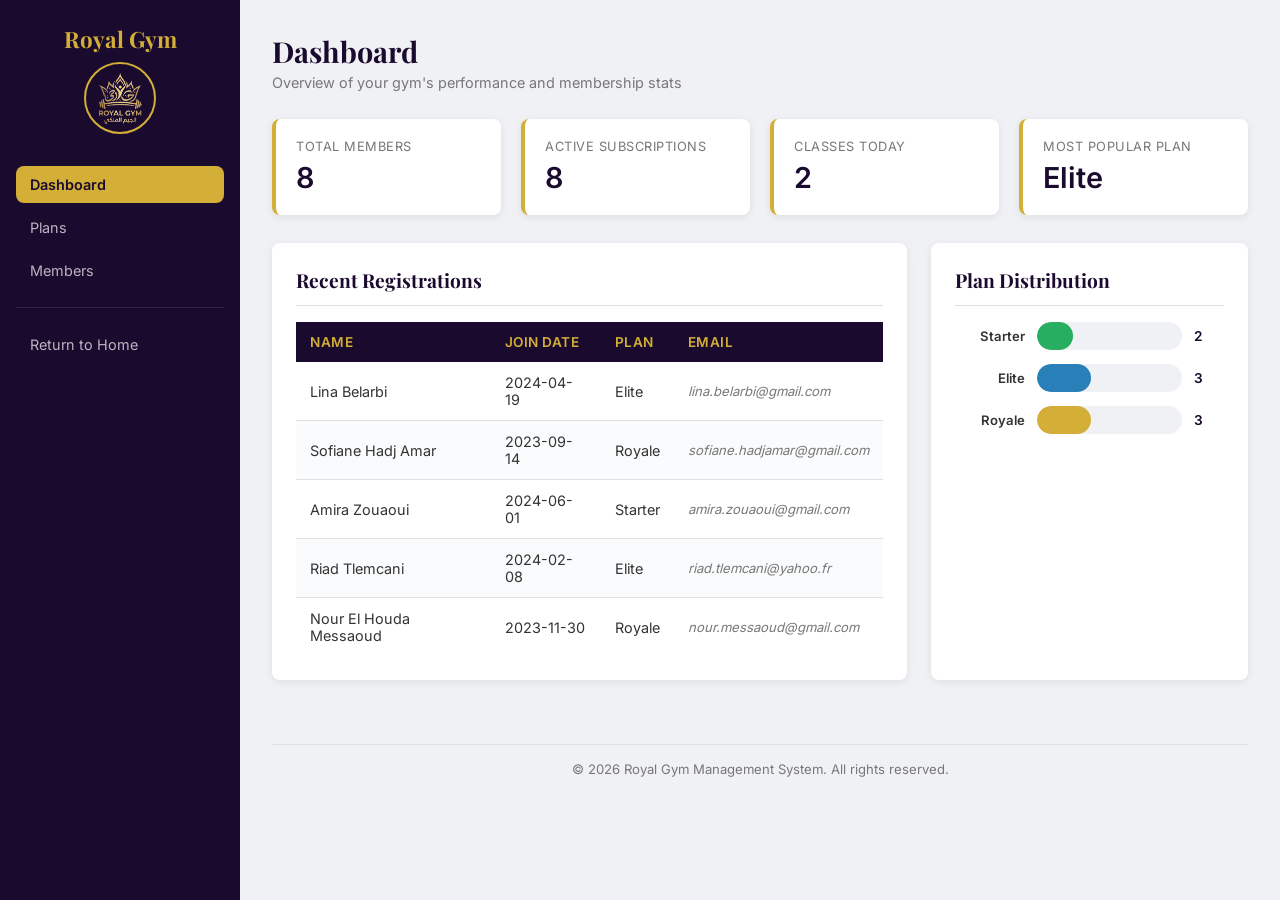
<file: admin/dashboard.html>
<!doctype html>
<html lang="en">
	<head>
		<meta charset="UTF-8" />
		<meta name="viewport" content="width=device-width, initial-scale=1.0" />
		<title>Admin Dashboard | Royal Gym</title>
		<link rel="stylesheet" href="../css/admin/admin.css" />
		<link rel="stylesheet" href="../css/admin/dashboard.css" />
    <link rel="icon" type="image/png" href="../assets/images/logo.png">
	</head>

	<body>
		<!-- Sidebar -->
		<aside class="sidebar">
			<a href="../index.html" class="sidebar-brand">
				Royal Gym
				<img src="../assets/images/logo.png" alt="Royal Gym Logo" />
			</a>
			<ul class="sidebar-nav">
				<li><a href="./dashboard.html" class="active">Dashboard</a></li>
				<li><a href="./plans.html">Plans</a></li>
				<li><a href="./members.html">Members</a></li>
				<div class="nav-divider"></div>
				<li><a href="../index.html">Return to Home</a></li>
			</ul>
		</aside>

		<!-- Main Content -->
		<div class="main-content">
			<div class="page-header">
				<h1>Dashboard</h1>
				<p>Overview of your gym's performance and membership stats</p>
			</div>

			<!-- Stat Cards -->
			<div class="stats-grid">
				<div class="stat-card">
					<p class="stat-label">Total Members</p>
					<p class="stat-value" id="total-members">0</p>
				</div>
				<div class="stat-card">
					<p class="stat-label">Active Subscriptions</p>
					<p class="stat-value" id="active-subs">0</p>
				</div>
				<div class="stat-card">
					<p class="stat-label">Classes Today</p>
					<p class="stat-value" id="classes-today">0</p>
				</div>
				<div class="stat-card">
					<p class="stat-label">Most Popular Plan</p>
					<p class="stat-value" id="popular-plan">—</p>
				</div>
			</div>

			<!-- Two column: Recent Members + Chart -->
			<div class="two-col">
				<!-- Recent Registrations -->
				<div class="card">
					<h2 class="card-title">Recent Registrations</h2>
					<table>
						<thead>
							<tr>
								<th>Name</th>
								<th>Join Date</th>
								<th>Plan</th>
								<th>Email</th>
							</tr>
						</thead>
						<tbody id="recent-tbody">
							<!-- Rendered by dashboard.js -->
						</tbody>
					</table>
				</div>

				<!-- Plan Distribution Chart -->
				<div class="card">
					<h2 class="card-title">Plan Distribution</h2>
					<div class="chart-container">
						<div class="chart-row">
							<span class="chart-label">Starter</span>
							<div class="chart-track">
								<div
									class="chart-bar"
									id="bar-starter"
									style="width: 0%"
								></div>
							</div>
							<span class="chart-count" id="label-starter"
								>0</span
							>
						</div>
						<div class="chart-row">
							<span class="chart-label">Elite</span>
							<div class="chart-track">
								<div
									class="chart-bar"
									id="bar-elite"
									style="width: 0%"
								></div>
							</div>
							<span class="chart-count" id="label-elite">0</span>
						</div>
						<div class="chart-row">
							<span class="chart-label">Royale</span>
							<div class="chart-track">
								<div
									class="chart-bar"
									id="bar-royal"
									style="width: 0%"
								></div>
							</div>
							<span class="chart-count" id="label-royal">0</span>
						</div>
					</div>
				</div>
			</div>

			<footer class="admin-footer">
				<p>
					&copy; 2026 Royal Gym Management System. All rights
					reserved.
				</p>
			</footer>
		</div>

		<script type="module" src="../js/admin/dashboard.js"></script>
	</body>
</html>
</file>
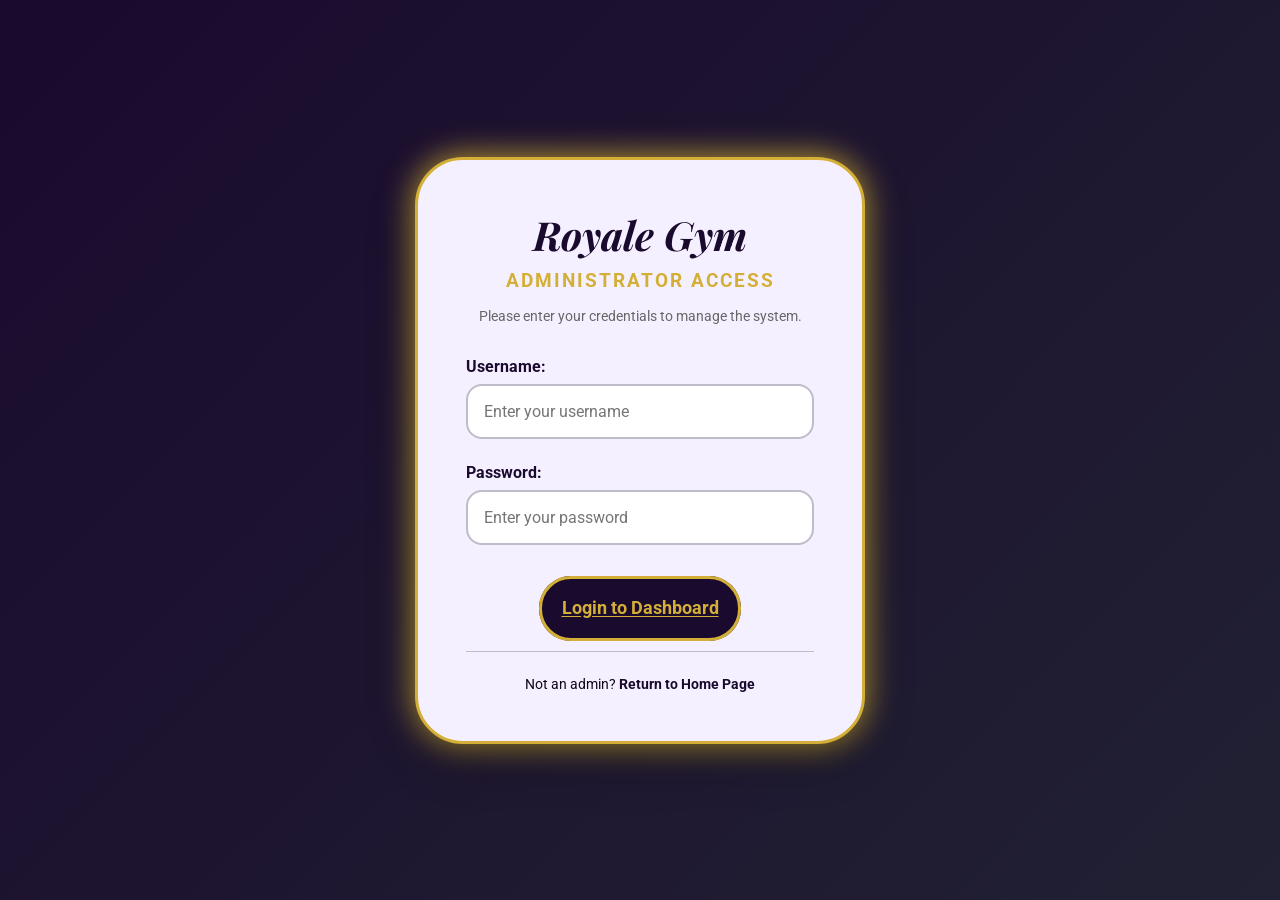
<file: admin/login.html>
<!doctype html>
<html lang="en">

<head>
	<meta charset="UTF-8" />
	<meta name="viewport" content="width=device-width, initial-scale=1.0" />
	<link rel="stylesheet" href="../css/admin/login.css" />
	<title>Admin Login | Royale Gym</title>
    <link rel="icon" type="image/png" href="../assets/images/logo.png">
</head>

<body>
	<main>
		<section id="login-container">
			<header>
				<h1>Royale Gym</h1>
				<h2>Administrator Access</h2>
				<p>Please enter your credentials to manage the system.</p>
			</header>

			<form action="admin-dashboard.html" method="POST">
				<fieldset>
					<legend>Login Details</legend>
					<div class="form-group">
						<label for="admin-username">Username:</label>
						<input type="text" id="admin-username" name="username" placeholder="Enter your username"
							required />
					</div>

					<div class="form-group">
						<label for="admin-password">Password:</label>
						<input type="password" id="admin-password" name="password" placeholder="Enter your password"
							required />
					</div>

					<div id="error-display" style="color: #ff0000; margin-bottom: 10px"></div>
					<!-- <button type="submit">Login to Dashboard</button> -->
					<a href="dashboard.html" class="button">Login to Dashboard</a>
				</fieldset>
			</form>

			<footer>
				<p>
					Not an admin?
					<a href="../index.html">Return to Home Page</a>
				</p>
			</footer>
		</section>
	</main>
</body>

</html>
</file>
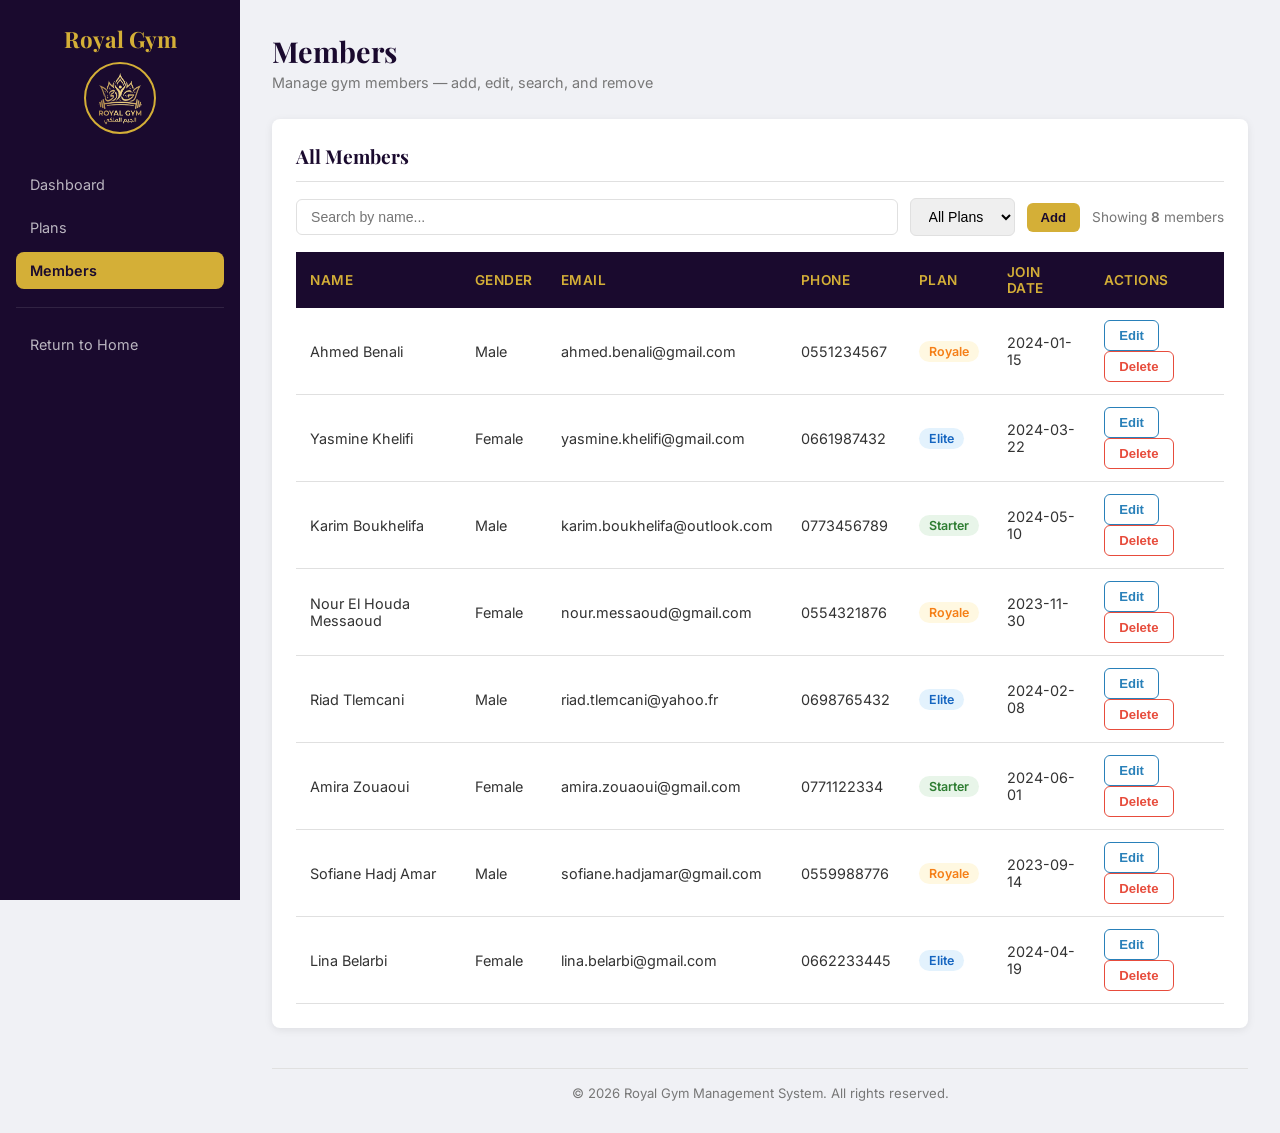
<file: admin/members.html>
<!doctype html>
<html lang="en">

<head>
	<meta charset="UTF-8" />
	<meta name="viewport" content="width=device-width, initial-scale=1.0" />
	<title>Members Management | Royal Gym</title>
	<link rel="stylesheet" href="../css/admin/admin.css" />
    <link rel="icon" type="image/png" href="../assets/images/logo.png">
</head>

<body>
	<!-- Sidebar -->
	<aside class="sidebar">
		<a href="../index.html" class="sidebar-brand">
			Royal Gym
			<img src="../assets/images/logo.png" alt="Royal Gym Logo" />
		</a>
		<ul class="sidebar-nav">
			<li><a href="./dashboard.html">Dashboard</a></li>
			<li><a href="./plans.html">Plans</a></li>
			<li><a href="./members.html" class="active">Members</a></li>
			<div class="nav-divider"></div>
			<li><a href="../index.html">Return to Home</a></li>
		</ul>
	</aside>

	<!-- Main Content -->
	<div class="main-content">
		<div class="page-header">
			<h1>Members</h1>
			<p>Manage gym members — add, edit, search, and remove</p>
		</div>

		<!-- Members Table -->
		<div class="card">
			<h2 class="card-title">All Members</h2>

			<!-- Toolbar: search + filter -->
			<div class="toolbar">
				<input type="text" id="member-search" placeholder="Search by name..." />
				<select id="plan-filter">
					<option value="All">All Plans</option>
					<option value="Starter">Starter</option>
					<option value="Elite">Elite</option>
					<option value="Royale">Royale</option>
				</select>
				<button class="btn btn-gold" onclick="openAddModal()">
					Add
				</button>
				<span class="count">Showing
					<strong id="member-count">0</strong> members</span>
			</div>

			<table>
				<thead>
					<tr>
						<th>Name</th>
						<th>Gender</th>
						<th>Email</th>
						<th>Phone</th>
						<th>Plan</th>
						<th>Join Date</th>
						<th>Actions</th>
					</tr>
				</thead>
				<tbody id="members-tbody">
					<!-- Rendered by members.js -->
				</tbody>
			</table>
		</div>

		<footer class="admin-footer">
			<p>
				&copy; 2026 Royal Gym Management System. All rights
				reserved.
			</p>
		</footer>
	</div>

	<div id="memberModal" class="modal-overlay hidden">
		<div class="modal">
			<div class="modal-header">
				<h2 id="modalTitle">Add Member</h2>
				<button class="modal-close" onclick="closeModal()">
					✕
				</button>
			</div>

			<div class="form-group">
				<label class="label">Full Name</label>
				<input type="text" id="inputName" class="input" placeholder="e.g. Sara Ahmed" />
			</div>
			<div class="form-group">
				<label class="label">Gender</label>
				<select id="inputGender" class="input select">
					<option value="male">Male</option>
					<option value="female">Female</option>
				</select>
			</div>
			<div class="form-group">
				<label class="label">Email</label>
				<input type="email" id="inputEmail" class="input" placeholder="e.g. sara@email.com" />
			</div>
			<div class="form-group">
				<label class="label">phone</label>
				<input id="inputPhone" class="input" placeholder="e.g. +213555050550" />
			</div>
			<div class="form-group">
				<label class="label">Plan</label>
				<select id="inputPlan" class="input select">
					<option value="Starter">Starter</option>
					<option value="Elite">Elite</option>
					<option value="Royal">Royal</option>
				</select>
			</div>
			<p class="error-msg hidden" id="errorMsg">
				⚠ This email is already registered.
			</p>

			<div class="modal-footer">
				<button class="btn btn-secondary" onclick="closeModal()">
					Cancel
				</button>
				<button class="btn btn-primary" onclick="saveMember()">
					Save
				</button>
			</div>
		</div>
	</div>
	<!-- ========== DELETE CONFIRMATION MODAL ========== -->
	<div id="deleteModal" class="modal-overlay hidden">
		<div class="modal">
			<h2>Delete Member?</h2>
			<p style="color: var(--text-muted); margin: 0.5rem 0 1.5rem">
				This action cannot be undone.
			</p>
			<div class="modal-footer">
				<button class="btn btn-secondary" onclick="closeDeleteModal()">
					Cancel
				</button>
				<button class="btn btn-danger" onclick="confirmDelete()">
					Delete
				</button>
			</div>
		</div>
	</div>

	<!-- Scripts -->
	<script src="../js/admin/members.js"></script>
</body>

</html>
</file>
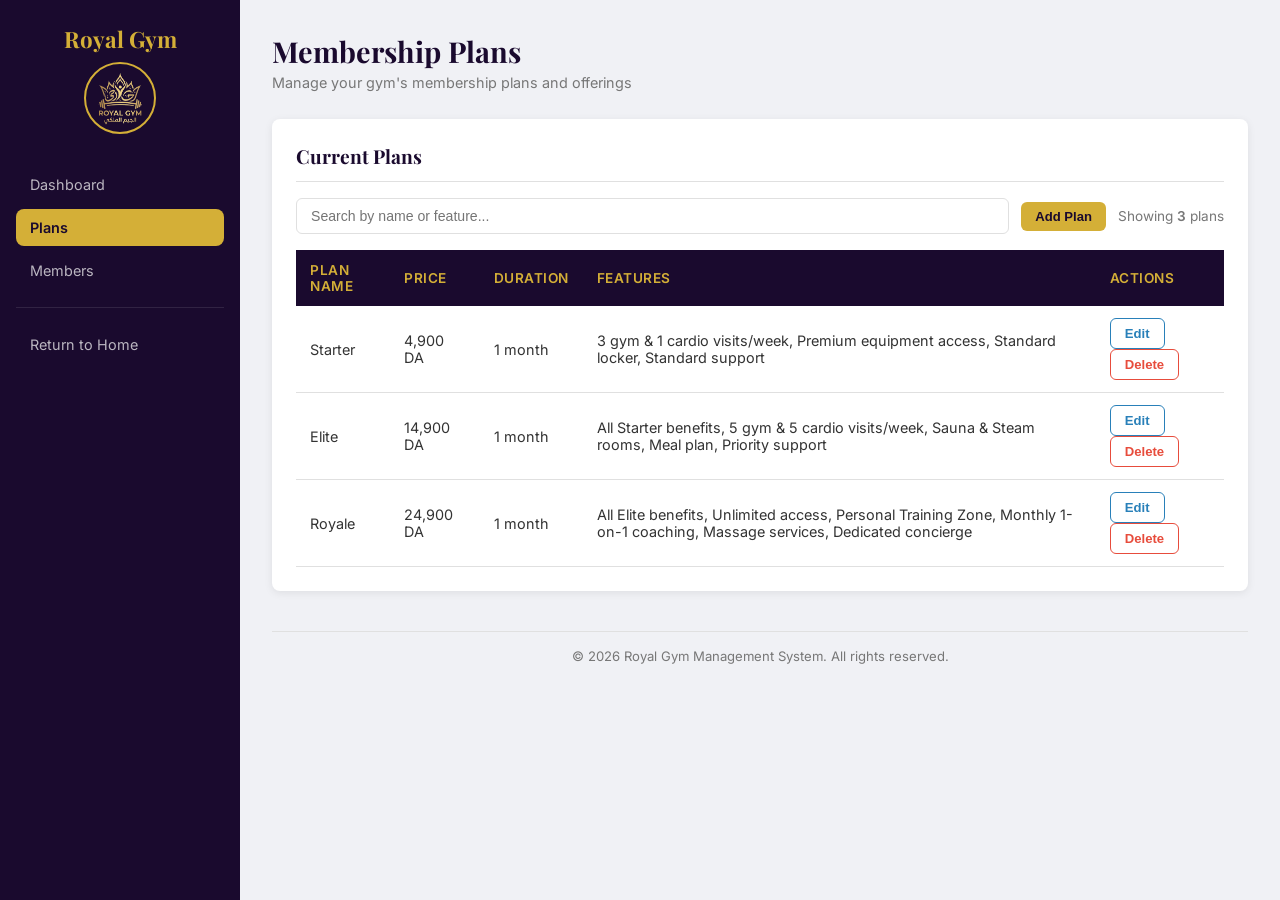
<file: admin/plans.html>
<!doctype html>
<html lang="en">

<head>
	<meta charset="UTF-8" />
	<meta name="viewport" content="width=device-width, initial-scale=1.0" />
	<title>Membership Plans | Royal Gym</title>
	<link rel="stylesheet" href="../css/admin/admin.css" />
    <link rel="icon" type="image/png" href="../assets/images/logo.png">
</head>

<body>
	<!-- Sidebar -->
	<aside class="sidebar">
		<a href="../index.html" class="sidebar-brand">
			Royal Gym
			<img src="../assets/images/logo.png" alt="Royal Gym Logo" />
		</a>
		<ul class="sidebar-nav">
			<li><a href="./dashboard.html">Dashboard</a></li>
			<li><a href="./plans.html" class="active">Plans</a></li>
			<li><a href="./members.html">Members</a></li>
			<div class="nav-divider"></div>
			<li><a href="../index.html">Return to Home</a></li>
		</ul>
	</aside>

	<!-- Main Content -->
	<div class="main-content">
		<div class="page-header">
			<h1>Membership Plans</h1>
			<p>Manage your gym's membership plans and offerings</p>
		</div>

		<!-- Current Plans Table -->
		<div class="card">
			<h2 class="card-title">Current Plans</h2>

			<!-- Toolbar: search + add button -->
			<div class="toolbar">
				<input
					type="text"
					id="plan-search"
					placeholder="Search by name or feature..."
				/>
				<button class="btn btn-gold" onclick="openAddModal()">
					Add Plan
				</button>
				<span class="count"
					>Showing
					<strong id="plan-count">0</strong> plans</span
				>
			</div>

			<table>
				<thead>
					<tr>
						<th>Plan Name</th>
						<th>Price</th>
						<th>Duration</th>
						<th>Features</th>
						<th>Actions</th>
					</tr>
				</thead>
				<tbody id="plans-tbody">
					<!-- Rendered by plans.js -->
				</tbody>
			</table>
		</div>

		<footer class="admin-footer">
			<p>
				&copy; 2026 Royal Gym Management System. All rights
				reserved.
			</p>
		</footer>
	</div>

	<!-- ========== ADD / EDIT PLAN MODAL ========== -->
	<div id="planModal" class="modal-overlay hidden">
		<div class="modal">
			<div class="modal-header">
				<h2 id="modalTitle">Add Plan</h2>
				<button class="modal-close" onclick="closeModal()">
					✕
				</button>
			</div>

			<div class="form-group">
				<label class="label">Plan Name</label>
				<input
					type="text"
					id="inputName"
					class="input"
					placeholder="e.g. Platinum"
				/>
			</div>
			<div class="form-group">
				<label class="label">Price (DA)</label>
				<input
					type="number"
					id="inputPrice"
					class="input"
					placeholder="e.g. 20000"
				/>
			</div>
			<div class="form-group">
				<label class="label">Duration</label>
				<select id="inputDuration" class="input select">
					<option value="">Select duration</option>
					<option value="1 month">1 Month</option>
					<option value="3 months">3 Months</option>
					<option value="6 months">6 Months</option>
					<option value="1 year">1 Year</option>
				</select>
			</div>
			<div class="form-group">
				<label class="label">Features</label>
				<textarea
					id="inputFeatures"
					class="input"
					placeholder="List features separated by commas, e.g. Gym access, Sauna, Meal plan"
					style="min-height: 80px; resize: vertical"
				></textarea>
			</div>

			<p class="error-msg hidden" id="errorMsg">
				⚠ A plan with this name already exists.
			</p>

			<div class="modal-footer">
				<button class="btn btn-secondary" onclick="closeModal()">
					Cancel
				</button>
				<button class="btn btn-primary" onclick="savePlan()">
					Save
				</button>
			</div>
		</div>
	</div>

	<!-- ========== DELETE CONFIRMATION MODAL ========== -->
	<div id="deleteModal" class="modal-overlay hidden">
		<div class="modal">
			<h2>Delete Plan?</h2>
			<p style="color: var(--text-light); margin: 0.5rem 0 1.5rem">
				This action cannot be undone. Members on this plan will
				need to be reassigned.
			</p>
			<div class="modal-footer">
				<button
					class="btn btn-secondary"
					onclick="closeDeleteModal()"
				>
					Cancel
				</button>
				<button class="btn btn-danger" onclick="confirmDelete()">
					Delete
				</button>
			</div>
		</div>
	</div>

	<!-- Scripts -->
	<script type="module" src="../js/admin/plans.js"></script>
</body>

</html>
</file>
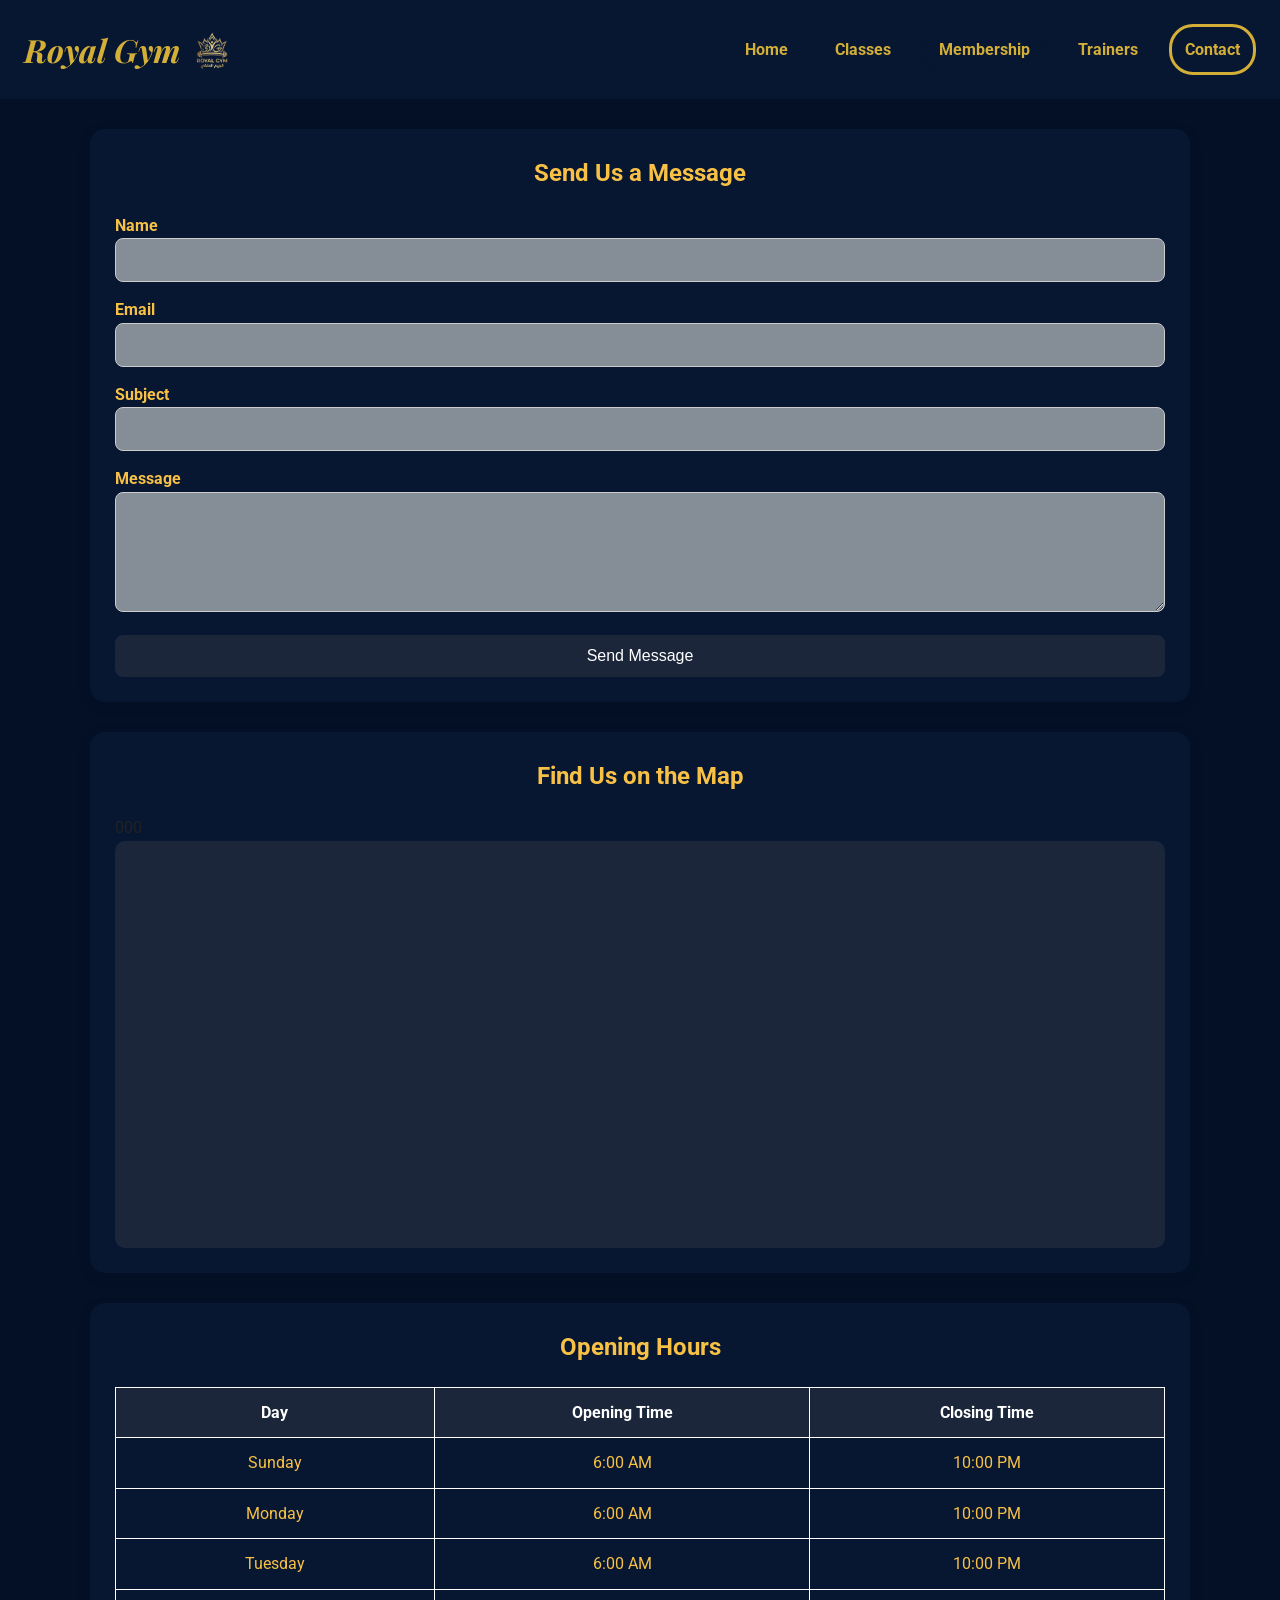
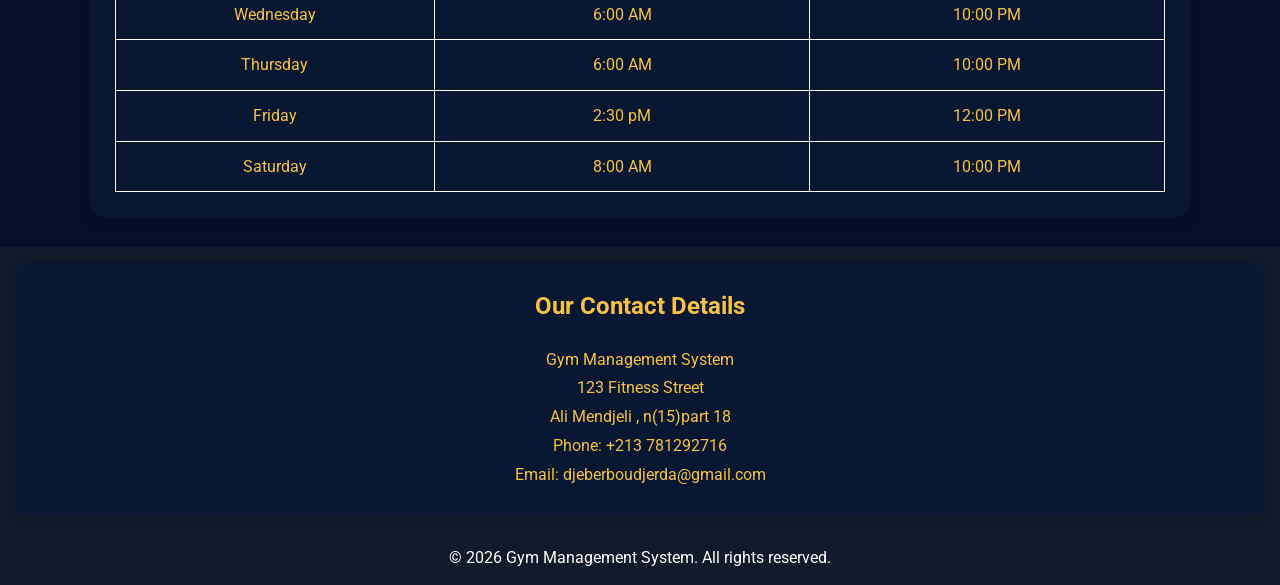
<file: client/contact.html>
<!DOCTYPE html>
<html lang="en">

<head>
    <meta charset="UTF-8">
    <meta name="viewport" content="width=device-width, initial-scale=1.0">
    <title>Contact | Gym Management System</title>
    <link rel="stylesheet" href="../css/contact.css">
    <link rel="icon" type="image/png" href="../assets/images/logo.png">
</head>

<body>

    <header>
        <a href="./index.html">
            <span class="name">Royal Gym</span>
            <img src="../assets/images/logo.png" alt="Royal Gym Logo" class="logo" />
        </a>
        <button class="menu-toggle" aria-label="Toggle menu">&#9776;</button>
        <nav>
            <ul>
                <li><a href="../index.html">Home</a></li>
                <li><a href="./classes.html">Classes</a></li>
                <li><a href="./membership.html">Membership</a></li>
                <li><a href="./trainers.html">Trainers</a></li>
                <li><a href="./contact.html" class="active">Contact</a></li>
            </ul>
        </nav>
    </header>

    <main>
        <section>
            <h2>Send Us a Message</h2>
            <form action="#" method="post">
                <div>
                    <label for="name">Name</label>
                    <input type="text" id="name" name="name" required>
                </div>

                <div>
                    <label for="email">Email</label>
                    <input type="email" id="email" name="email" required>
                </div>

                <div>
                    <label for="subject">Subject</label>
                    <input type="text" id="subject" name="subject" required>
                </div>

                <div>
                    <label for="message">Message</label>
                    <textarea id="message" name="message" required></textarea>
                </div>

                <button type="submit">Send Message</button>
            </form>
        </section>

        <section>
            <h2>Find Us on the Map</h2>000
            <div class="map-placeholder">
                <iframe
                    src="https://www.google.com/maps/embed?pb=!1m18!1m12!1m3!1d23861.838587157177!2d6.565886483108256!3d36.26457091570315!2m3!1f0!2f0!3f0!3m2!1i1024!2i768!4f13.1!3m3!1m2!1s0x12f1650023de1a59%3A0x40290e29d3b3ef66!2sPower%20fitness%20Constantine!5e0!3m2!1sen!2sdz!4v1777970682128!5m2!1sen!2sdz"
                    width="100%" height="300px" style="border:0;" allowfullscreen="" loading="lazy"
                    referrerpolicy="no-referrer-when-downgrade"></iframe>
            </div>
        </section>

        <section class="opening-hours">
            <h2>Opening Hours</h2>
            <table>
                <tr>
                    <th>Day</th>
                    <th>Opening Time</th>
                    <th>Closing Time</th>
                </tr>
                <tr>
                    <td>Sunday</td>
                    <td>6:00 AM</td>
                    <td>10:00 PM</td>
                </tr>
                <tr>
                    <td>Monday</td>
                    <td>6:00 AM</td>
                    <td>10:00 PM</td>
                </tr>
                <tr>
                    <td>Tuesday</td>
                    <td>6:00 AM</td>
                    <td>10:00 PM</td>
                </tr>
                <tr>
                    <td>Wednesday</td>
                    <td>6:00 AM</td>
                    <td>10:00 PM</td>
                </tr>
                <tr>
                    <td>Thursday</td>
                    <td>6:00 AM</td>
                    <td>10:00 PM</td>
                </tr>
                <tr>
                    <td>Friday</td>
                    <td>2:30 pM</td>
                    <td>12:00 PM</td>
                </tr>
                <tr>
                    <td>Saturday</td>
                    <td>8:00 AM</td>
                    <td>10:00 PM</td>
                </tr>
            </table>
        </section>
    </main>

    <footer>
        <section class="contact-details">
            <h2>Our Contact Details</h2>
            <address>
                Gym Management System
                <br>
                123 Fitness Street
                <br>
                Ali Mendjeli , n(15)part 18
                <br>
                Phone: +213 781292716
                <br>
                Email: djeberboudjerda@gmail.com
            </address>
        </section>
        <p>&copy; 2026 Gym Management System. All rights reserved.</p>
    </footer>

    <script src="../js/contact.js"></script>
    <script>
        document.querySelector('.menu-toggle').addEventListener('click', function () {
            document.querySelector('header nav').classList.toggle('open');
        });
    </script>
</body>

</html>
</file>
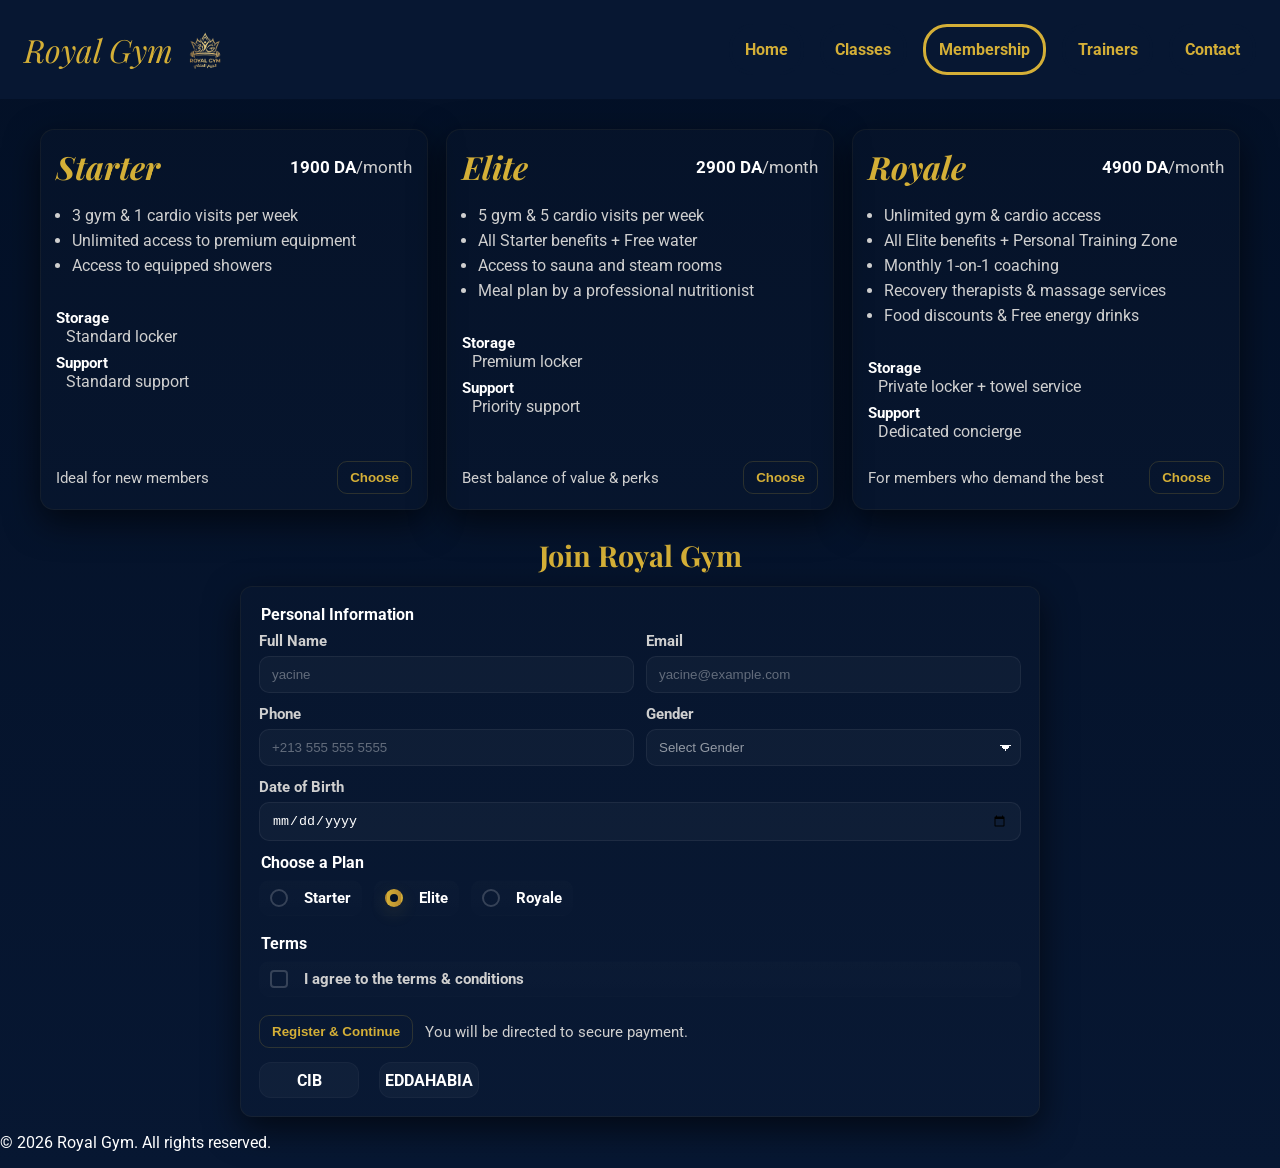
<file: client/membership.html>
<!doctype html>
<html lang="en">

<head>
	<meta charset="utf-8" />
	<meta name="viewport" content="width=device-width,initial-scale=1" />

	<title>Royal Gym — Membership</title>

	<link
		href="https://fonts.googleapis.com/css2?family=Playfair+Display:wght@600;700&family=Inter:wght@300;400;600&family=Roboto:wght@700&display=swap"
		rel="stylesheet" />
	<link rel="stylesheet" href="../css/membership.css" />
    <link rel="icon" type="image/png" href="../assets/images/logo.png">
</head>

<body>
	<header>
		<a href="./index.html">
			<span class="name">Royal Gym</span>
			<img src="../assets/images/logo.png" alt="Royal Gym Logo" class="logo" />
		</a>
		<button class="menu-toggle" aria-label="Toggle menu">&#9776;</button>
		<nav>
			<ul>
				<li><a href="../index.html">Home</a></li>
				<li><a href="./classes.html">Classes</a></li>
				<li><a href="./membership.html" class="active">Membership</a></li>
				<li><a href="./trainers.html">Trainers</a></li>
				<li><a href="./contact.html">Contact</a></li>
			</ul>
		</nav>
	</header>

	<section aria-labelledby="plans-heading">
		<h2 id="plans-heading" class="sr-only">Membership Plans</h2>

		<div class="plans-grid">
			<article class="plan-card" aria-labelledby="bronze-title">
				<div class="plan-title">
					<h3 id="bronze-title">Starter</h3>
					<div class="plan-price">
						1900 DA<span class="price-unit">/month</span>
					</div>
				</div>

				<ul class="plan-features">
					<li>3 gym & 1 cardio visits per week</li>
					<li>Unlimited access to premium equipment</li>
					<li>Access to equipped showers</li>
				</ul>

				<dl>
					<dt>Storage</dt>
					<dd>Standard locker</dd>
					<dt>Support</dt>
					<dd>Standard support</dd>
				</dl>

				<div class="plan-cta">
					<span class="muted">Ideal for new members</span>
					<button class="btn-ghost" aria-label="Choose Bronze">
						Choose
					</button>
				</div>
			</article>

			<article class="plan-card" aria-labelledby="silver-title">
				<div class="plan-title">
					<h3 id="silver-title">Elite</h3>
					<div class="plan-price">
						2900 DA<span class="price-unit">/month</span>
					</div>
				</div>

				<ul class="plan-features">
					<li>5 gym & 5 cardio visits per week</li>
					<li>All Starter benefits + Free water</li>
					<li>Access to sauna and steam rooms</li>
					<li>Meal plan by a professional nutritionist</li>
				</ul>

				<dl>
					<dt>Storage</dt>
					<dd>Premium locker</dd>
					<dt>Support</dt>
					<dd>Priority support</dd>
				</dl>

				<div class="plan-cta">
					<span class="muted">Best balance of value & perks</span>
					<button class="btn-ghost" aria-label="Choose Silver">
						Choose
					</button>
				</div>
			</article>

			<article class="plan-card" aria-labelledby="gold-title">
				<div class="plan-title">
					<h3 id="gold-title">Royale</h3>
					<div class="plan-price">
						4900 DA<span class="price-unit">/month</span>
					</div>
				</div>

				<ul class="plan-features">
					<li>Unlimited gym & cardio access</li>
					<li>All Elite benefits + Personal Training Zone</li>
					<li>Monthly 1-on-1 coaching</li>
					<li>Recovery therapists & massage services</li>
					<li>Food discounts & Free energy drinks</li>
				</ul>

				<dl>
					<dt>Storage</dt>
					<dd>Private locker + towel service</dd>
					<dt>Support</dt>
					<dd>Dedicated concierge</dd>
				</dl>

				<div class="plan-cta">
					<span class="muted">For members who demand the best</span>
					<button class="btn-ghost" aria-label="Choose Gold">
						Choose
					</button>
				</div>
			</article>
		</div>
	</section>

	<section class="register" aria-labelledby="register-heading">
		<div>
			<h2 id="register-heading">Join Royal Gym</h2>

			<form id="register-form" action="#" method="post" novalidate>
				<fieldset>
					<legend>Personal Information</legend>

					<div class="row">
						<div class="col">
							<label for="fullname">Full Name</label>
							<input id="fullname" name="fullname" type="text" placeholder="yacine" required />
							<span id="fullname-error" role="alert"></span>
						</div>

						<div class="col">
							<label for="email">Email</label>
							<input id="email" name="email" type="email" placeholder="yacine@example.com" required />
							<span id="email-error" role="alert"></span>
						</div>
					</div>

					<div class="row mt-12">
						<div class="col">
							<label for="phone">Phone</label>
							<input id="phone" name="phone" type="tel" placeholder="+213 555 555 5555" />
							<span id="phone-error" role="alert"></span>
						</div>

						<div class="col">
							<label for="gender">Gender</label>
							<select id="gender" name="gender" required>
								<option value="">Select Gender</option>
								<option value="Male">Male</option>
								<option value="Female">Female</option>
							</select>
							<span id="gender-error" role="alert"></span>
						</div>
					</div>

					<div class="row mt-12">
						<div class="col">
							<label for="dob">Date of Birth</label>
							<input id="dob" name="dob" type="date" />
							<span id="dob-error" role="alert"></span>
						</div>
					</div>
				</fieldset>

				<fieldset class="mt-12">
					<legend>Choose a Plan</legend>

					<div class="custom-controls" role="radiogroup" aria-label="Membership plans">
						<label class="custom" title="Bronze">
							<input type="radio" name="plan" value="Starter" required />
							<span class="control radio" aria-hidden="true"></span>
							<span>Starter</span>
						</label>

						<label class="custom" title="Silver">
							<input type="radio" name="plan" value="Elite" checked />
							<span class="control radio" aria-hidden="true"></span>
							<span>Elite</span>
						</label>

						<label class="custom" title="Gold">
							<input type="radio" name="plan" value="Royale" />
							<span class="control radio" aria-hidden="true"></span>
							<span>Royale</span>
						</label>
					</div>
				</fieldset>

				<fieldset class="mt-12">
					<legend>Terms</legend>

					<label class="custom terms">
						<input type="checkbox" name="terms" required />
						<span class="control" aria-hidden="true"></span>
						<span>I agree to the terms &amp; conditions</span>
					</label>
				</fieldset>

				<div class="submit-row">
					<button type="submit" class="btn-ghost">
						Register &amp; Continue
					</button>
					<div class="muted">
						You will be directed to secure payment.
					</div>
				</div>

				<div id="success-msg" style="
							display: none;
							color: #d4af37;
							font-weight: 700;
							margin-top: 10px;
						">
					✓ Registration submitted! We'll be in touch shortly.
				</div>

				<div class="payments">
					<div class="pay">CIB</div>
					<div class="pay">EDDAHABIA</div>
				</div>
			</form>
		</div>
	</section>

	<footer>
		<p>&copy; 2026 Royal Gym. All rights reserved.</p>
	</footer>

	<script src="../js/membership.js"></script>
	<script> //need explanation
		document.querySelector('.menu-toggle').addEventListener('click', function () {
			document.querySelector('header nav').classList.toggle('open');
		});
	</script>
</body>

</html>
</file>
<file: css/admin/admin.css>
@font-face {
	font-family: "Playfair Display";
	src: url("../../assets/fonts/playfair/playfair-600.woff2") format("woff2");
	font-weight: 600;
	font-style: normal;
	font-display: swap;
}

@font-face {
	font-family: "Playfair Display";
	src: url("../../assets/fonts/playfair/playfair-700.woff2") format("woff2");
	font-weight: 700;
	font-style: normal;
	font-display: swap;
}

@font-face {
	font-family: "Playfair Display";
	src: url("../../assets/fonts/playfair/playfair-700-italic.woff2") format("woff2");
	font-weight: 700;
	font-style: italic;
	font-display: swap;
}

@font-face {
	font-family: "Inter";
	src: url("../../assets/fonts/inter/inter-300.woff2") format("woff2");
	font-weight: 300;
	font-style: normal;
	font-display: swap;
}

@font-face {
	font-family: "Inter";
	src: url("../../assets/fonts/inter/inter-400.woff2") format("woff2");
	font-weight: 400;
	font-style: normal;
	font-display: swap;
}

@font-face {
	font-family: "Inter";
	src: url("../../assets/fonts/inter/inter-600.woff2") format("woff2");
	font-weight: 600;
	font-style: normal;
	font-display: swap;
}

@font-face {
	font-family: "Roboto";
	src: url("../../assets/fonts/roboto/roboto-300.woff2") format("woff2");
	font-weight: 300;
	font-style: normal;
	font-display: swap;
}

@font-face {
	font-family: "Roboto";
	src: url("../../assets/fonts/roboto/roboto-400.woff2") format("woff2");
	font-weight: 400;
	font-style: normal;
	font-display: swap;
}

@font-face {
	font-family: "Roboto";
	src: url("../../assets/fonts/roboto/roboto-700.woff2") format("woff2");
	font-weight: 700;
	font-style: normal;
	font-display: swap;
}

.hidden {
	display: none;
}

:root {
	--bg-page: #f0f1f5;
	--bg-card: #ffffff;
	--primary: #1a0a2e;
	--primary-light: #2d1b4e;
	--gold: #d4af37;
	--gold-hover: #b8960b;
	--text: #333;
	--text-light: #777;
	--border: #e0e0e0;
	--red: #e74c3c;
	--red-hover: #c0392b;
	--green: #27ae60;
	--blue: #2980b9;
	--shadow: 0 2px 8px rgba(0, 0, 0, 0.08);
	--radius: 8px;
}

*,
*::before,
*::after {
	box-sizing: border-box;
	margin: 0;
	padding: 0;
}

body {
	font-family: "Inter", "Roboto", sans-serif;
	background: var(--bg-page);
	color: var(--text);
	display: flex;
	min-height: 100vh;
}

a {
	text-decoration: none;
}

.sidebar {
	width: 240px;
	background: var(--primary);
	color: #fff;
	display: flex;
	flex-direction: column;
	padding: 24px 16px;
	position: fixed;
	top: 0;
	left: 0;
	bottom: 0;
	z-index: 100;
}

.sidebar-brand {
	display: flex;
	flex-direction: column;
	align-items: center;
	gap: 8px;
	margin-bottom: 32px;
	color: var(--gold);
	font-family: "Playfair Display", serif;
	font-size: 1.4rem;
	font-weight: 700;
}

.sidebar-brand img {
	width: 72px;
	height: 72px;
	border-radius: 50%;
	border: 2px solid var(--gold);
}

.sidebar-nav {
	list-style: none;
	display: flex;
	flex-direction: column;
	gap: 6px;
}

.sidebar-nav a {
	display: block;
	padding: 10px 14px;
	color: rgba(255, 255, 255, 0.7);
	border-radius: var(--radius);
	font-size: 0.9rem;
	font-weight: 400;
	transition: all 0.2s;
}

.sidebar-nav a:hover {
	background: var(--primary-light);
	color: var(--gold);
}

.sidebar-nav a.active {
	background: var(--gold);
	color: var(--primary);
	font-weight: 600;
}

.sidebar-nav .nav-divider {
	height: 1px;
	background: rgba(255, 255, 255, 0.1);
	margin: 12px 0;
}

.main-content {
	margin-left: 240px;
	flex: 1;
	padding: 32px;
	min-height: 100vh;
}

.page-header {
	margin-bottom: 28px;
}

.page-header h1 {
	font-family: "Playfair Display", serif;
	font-size: 1.8rem;
	color: var(--primary);
	margin-bottom: 4px;
}

.page-header p {
	color: var(--text-light);
	font-size: 0.9rem;
}

.card {
	background: var(--bg-card);
	border-radius: var(--radius);
	box-shadow: var(--shadow);
	padding: 24px;
	margin-bottom: 24px;
}

.card-title {
	font-family: "Playfair Display", serif;
	font-size: 1.2rem;
	color: var(--primary);
	margin-bottom: 16px;
	padding-bottom: 12px;
	border-bottom: 1px solid var(--border);
}

table {
	width: 100%;
	border-collapse: collapse;
}

thead {
	background: var(--primary);
}

th {
	padding: 12px 14px;
	text-align: left;
	color: var(--gold);
	font-size: 0.85rem;
	font-weight: 600;
	text-transform: uppercase;
	letter-spacing: 0.5px;
}

td {
	padding: 12px 14px;
	border-bottom: 1px solid var(--border);
	font-size: 0.9rem;
	color: var(--text);
}

.badge {
	display: inline-block;
	padding: 3px 10px;
	border-radius: 12px;
	font-size: 0.78rem;
	font-weight: 600;
}

.badge-starter {
	background: #e8f5e9;
	color: #2e7d32;
}

.badge-elite {
	background: #e3f2fd;
	color: #1565c0;
}

.badge-royale {
	background: #fff8e1;
	color: #f57f17;
}

.btn {
	display: inline-block;
	padding: 7px 14px;
	border: none;
	border-radius: 6px;
	font-size: 0.82rem;
	font-weight: 600;
	cursor: pointer;
	transition: all 0.2s;
}

.btn-gold {
	background: var(--gold);
	color: var(--primary);
}

.btn-gold:hover {
	background: var(--gold-hover);
	box-shadow: 0 4px 12px rgba(212, 175, 55, 0.3);
}

.btn-edit {
	background: none;
	color: var(--blue);
	border: 1px solid var(--blue);
}

.btn-edit:hover {
	background: var(--blue);
	color: #fff;
}

.btn-delete {
	background: none;
	color: var(--red);
	border: 1px solid var(--red);
}

.btn-delete:hover {
	background: var(--red);
	color: #fff;
}

.btn-cancel {
	background: none;
	color: var(--text-light);
	border: 1px solid var(--border);
}

.btn-cancel:hover {
	background: #f5f5f5;
	color: var(--text);
}

.btn-submit {
	background: var(--gold);
	color: var(--primary);
	padding: 10px 24px;
	font-size: 0.9rem;
}

.btn-submit:hover {
	background: var(--gold-hover);
}

.form-grid {
	display: grid;
	grid-template-columns: 1fr 1fr;
	gap: 16px;
}

.form-grid .full-width {
	grid-column: 1 / -1;
}

.form-group {
	display: flex;
	flex-direction: column;
}

.form-group label {
	font-size: 0.82rem;
	font-weight: 600;
	color: var(--primary);
	margin-bottom: 5px;
}

.form-group input,
.form-group select,
.form-group textarea {
	padding: 9px 12px;
	border: 1px solid var(--border);
	border-radius: 6px;
	font-family: inherit;
	font-size: 0.88rem;
	color: var(--text);
	background: #fff;
	outline: none;
	transition: border-color 0.2s;
}

.form-group input:focus,
.form-group select:focus,
.form-group textarea:focus {
	border-color: var(--gold);
	box-shadow: 0 0 0 2px rgba(212, 175, 55, 0.15);
}

.form-group textarea {
	min-height: 80px;
	resize: vertical;
}

.form-actions {
	grid-column: 1 / -1;
	display: flex;
	gap: 10px;
	margin-top: 8px;
}

.toolbar {
	display: flex;
	gap: 12px;
	align-items: center;
	flex-wrap: wrap;
	margin-bottom: 16px;
}

.toolbar input[type="text"],
.toolbar input[type="search"] {
	flex: 1;
	min-width: 200px;
	padding: 9px 14px;
	border: 1px solid var(--border);
	border-radius: 6px;
	font-size: 0.88rem;
	outline: none;
	transition: border-color 0.2s;
}

.toolbar input:focus {
	border-color: var(--gold);
}

.toolbar select {
	padding: 9px 14px;
	border: 1px solid var(--border);
	border-radius: 6px;
	font-size: 0.88rem;
	outline: none;
	cursor: pointer;
}

.toolbar select:focus {
	border-color: var(--gold);
}

.toolbar .count {
	font-size: 0.85rem;
	color: var(--text-light);
	margin-left: auto;
}

.modal-overlay {
	display: flex;
	position: fixed;
	inset: 0;
	background: rgba(0, 0, 0, 0.5);
	z-index: 1000;
	justify-content: center;
	align-items: center;
}

.modal-overlay.hidden {
	display: none;
}

.modal {
	background: var(--bg-card);
	border-radius: var(--radius);
	padding: 28px;
	width: 100%;
	max-width: 480px;
	box-shadow: 0 16px 48px rgba(0, 0, 0, 0.2);
}

.modal-header {
	display: flex;
	justify-content: space-between;
	align-items: center;
	margin-bottom: 20px;
}

.modal-header h2 {
	font-family: 'Playfair Display', serif;
	color: var(--primary);
	font-size: 1.3rem;
}

.modal-close {
	background: none;
	border: none;
	font-size: 1.1rem;
	cursor: pointer;
	color: var(--text-light);
}

.modal-close:hover {
	color: var(--text);
}

.modal-footer {
	display: flex;
	justify-content: flex-end;
	gap: 10px;
	margin-top: 20px;
}

.modal h2 {
	font-family: 'Playfair Display', serif;
	color: var(--primary);
	font-size: 1.3rem;
	margin-bottom: 20px;
}

.btn-primary {
	background: var(--gold);
	color: var(--primary);
}

.btn-primary:hover {
	background: var(--gold-hover);
}

.btn-secondary {
	background: none;
	color: var(--text-light);
	border: 1px solid var(--border);
}

.btn-secondary:hover {
	background: #f5f5f5;
	color: var(--text);
}

.btn-danger {
	background: var(--red);
	color: #fff;
}

.btn-danger:hover {
	background: var(--red-hover);
}

.label {
	font-size: 0.82rem;
	font-weight: 600;
	color: var(--primary);
	margin-bottom: 5px;
	display: block;
}

.input {
	width: 100%;
	padding: 9px 12px;
	border: 1px solid var(--border);
	border-radius: 6px;
	font-family: inherit;
	font-size: 0.88rem;
	color: var(--text);
	background: #fff;
	outline: none;
	transition: border-color 0.2s;
}

.input:focus {
	border-color: var(--gold);
	box-shadow: 0 0 0 2px rgba(212, 175, 55, 0.15);
}

.error-msg {
	color: var(--red);
	font-size: 0.82rem;
	margin-top: 6px;
}

.admin-footer {
	margin-top: 40px;
	padding-top: 16px;
	border-top: 1px solid var(--border);
	text-align: center;
	color: var(--text-light);
	font-size: 0.82rem;
}

@media (max-width: 900px) {
	.sidebar {
		width: 200px;
		padding: 16px 12px;
	}

	.main-content {
		margin-left: 200px;
		padding: 20px;
	}

	.form-grid {
		grid-template-columns: 1fr;
	}

	.card {
		overflow-x: auto;
	}

	.toolbar {
		flex-wrap: wrap;
	}
}

@media (max-width: 640px) {
	body {
		flex-direction: column;
	}

	.sidebar {
		position: relative;
		width: 100%;
		flex-direction: row;
		flex-wrap: wrap;
		align-items: center;
		padding: 10px 16px;
		gap: 8px;
	}

	.sidebar-brand {
		flex-direction: row;
		align-items: center;
		gap: 8px;
		margin-bottom: 0;
		font-size: 1.1rem;
	}

	.sidebar-brand img {
		width: 36px;
		height: 36px;
	}

	.sidebar-nav {
		flex-direction: row;
		flex-wrap: wrap;
		gap: 4px;
		width: 100%;
	}

	.sidebar-nav a {
		font-size: 0.82rem;
		padding: 6px 10px;
	}

	.main-content {
		margin-left: 0;
		padding: 16px;
	}

	.card {
		padding: 16px;
	}

	.modal {
		max-width: calc(100% - 32px);
		padding: 20px;
	}

	.toolbar {
		flex-direction: column;
		align-items: stretch;
	}

	.toolbar input,
	.toolbar select {
		width: 100%;
	}
}
</file>
<file: css/admin/dashboard.css>
/* ============================================================
   dashboard.css — Styles specific to admin/dashboard.html
   Depends on: admin.css (must be loaded first)
   This file only adds dashboard-specific components:
   stat cards, bar chart, two-column layout, and table animations.
   ============================================================ */


/* ============================================================
   STAT CARDS — the 4 summary boxes at the top of the dashboard.
   (Total Members, Active Subscriptions, Classes Today, Popular Plan)
   auto-fit makes columns flexible: as many as fit, min 200px each.
   ============================================================ */
.stats-grid {
  display: grid;
  grid-template-columns: repeat(auto-fit, minmax(200px, 1fr));
  gap: 20px;
  margin-bottom: 28px;
}

/* Each card: white box with a gold left border as a visual accent */
.stat-card {
  background: var(--bg-card);
  padding: 20px;
  border-radius: var(--radius);
  box-shadow: var(--shadow);
  border-left: 4px solid var(--gold); /* gold stripe on the left edge */
}

/* Small uppercase label above the number (e.g. "TOTAL MEMBERS") */
.stat-card .stat-label {
  font-size: 0.8rem;
  color: var(--text-light);
  text-transform: uppercase;
  letter-spacing: 0.5px;
  margin-bottom: 6px;
}

/* The big number displayed on each card */
.stat-card .stat-value {
  font-size: 1.8rem;
  font-weight: 700;
  color: var(--primary);
}


/* ============================================================
   TABLE ROWS — animated, striped, hover highlight.
   Applied to tbody rows on both the Recent Registrations table
   and any other table rendered on the dashboard.
   ============================================================ */

/* Each row fades in from slightly below when rendered */
tbody tr {
  transition: background 0.2s ease, box-shadow 0.2s ease;
  animation: rowFadeIn 0.3s ease both;
}

/* Zebra striping — even rows get a very light grey tint */
tbody tr:nth-child(even) {
  background: #fafbfc;
}

/* Hover — warm gold tint + left gold bar to draw the eye */
tbody tr:hover {
  background: #fff8e8;
  box-shadow: inset 3px 0 0 var(--gold); /* left gold stripe on hover */
}

/* Remove the bottom border from the last row so it doesn't double up */
tbody tr:last-child td {
  border-bottom: none;
}

/* Last cell in each row (e.g. Email) — muted italic style */
tbody td:last-child {
  color: var(--text-light);
  font-size: 0.82rem;
  font-style: italic;
}

/* Fade-in + slide-up animation played once when a row is added */
@keyframes rowFadeIn {
  from {
    opacity: 0;
    transform: translateY(4px); /* starts 4px below its final position */
  }

  to {
    opacity: 1;
    transform: translateY(0);
  }
}


/* ============================================================
   BAR CHART — horizontal bar chart showing plan distribution.
   Each row: [label] [track (grey bar)] [bar (colored)] [count]
   The bar width is set by JS as a percentage (e.g. style="width:60%")
   ============================================================ */

/* Vertical stack of chart rows */
.chart-container {
  display: flex;
  flex-direction: column;
  gap: 14px;
}

/* One row of the chart: label + track + count, all on one line */
.chart-row {
  display: flex;
  align-items: center;
  gap: 12px;
}

/* Plan name label — fixed width so all bars start at the same position */
.chart-row .chart-label {
  width: 70px;
  font-size: 0.82rem;
  font-weight: 600;
  color: var(--text);
  text-align: right;
}

/* Grey background track — the full-width container behind the colored bar */
.chart-row .chart-track {
  flex: 1;             /* grows to fill remaining space */
  height: 28px;
  background: var(--bg-page);
  border-radius: 14px; /* pill shape */
  overflow: hidden;    /* clips the colored bar to the track boundary */
}

/* Colored fill bar — width set by JS as a percentage */
.chart-row .chart-bar {
  height: 100%;
  border-radius: 14px;
  transition: width 0.6s ease; /* animates when JS updates the width */
  min-width: 2px;              /* always visible even at 0% */
}

/* Number label to the right of the track */
.chart-row .chart-count {
  width: 30px;
  font-size: 0.85rem;
  font-weight: 700;
  color: var(--primary);
}

/* Individual bar colors per plan */
#bar-starter {
  background: var(--green); /* Starter = green */
}

#bar-elite {
  background: var(--blue);  /* Elite = blue */
}

#bar-royal {
  background: var(--gold);  /* Royale = gold */
}


/* ============================================================
   TWO COLUMN LAYOUT — splits the dashboard lower section into:
   left (wider): Recent Registrations table
   right (narrower): Plan Distribution bar chart
   ============================================================ */
.two-col {
  display: grid;
  grid-template-columns: 2fr 1fr; /* table gets twice the width of chart */
  gap: 24px;
}


/* ============================================================
   RESPONSIVE — dashboard-specific overrides for smaller screens
   ============================================================ */

/* Tablet: two-col stacks into a single column */
@media (max-width: 900px) {
  .two-col {
    grid-template-columns: 1fr;
  }
}

/* Mobile: stat cards go 2-per-row instead of 4-per-row */
@media (max-width: 640px) {
  .stats-grid {
    grid-template-columns: 1fr 1fr;
  }
}
</file>
<file: css/admin/login.css>
@font-face {
    font-family: 'Playfair Display';
    src: url('../../assets/fonts/playfair/playfair-600.woff2') format('woff2');
    font-weight: 600;
    font-style: normal;
    font-display: swap;
}

@font-face {
    font-family: 'Playfair Display';
    src: url('../../assets/fonts/playfair/playfair-700.woff2') format('woff2');
    font-weight: 700;
    font-style: normal;
    font-display: swap;
}

@font-face {
    font-family: 'Playfair Display';
    src: url('../../assets/fonts/playfair/playfair-700-italic.woff2') format('woff2');
    font-weight: 700;
    font-style: italic;
    font-display: swap;
}

@font-face {
    font-family: 'Roboto';
    src: url('../../assets/fonts/roboto/roboto-300.woff2') format('woff2');
    font-weight: 300;
    font-style: normal;
    font-display: swap;
}

@font-face {
    font-family: 'Roboto';
    src: url('../../assets/fonts/roboto/roboto-400.woff2') format('woff2');
    font-weight: 400;
    font-style: normal;
    font-display: swap;
}

@font-face {
    font-family: 'Roboto';
    src: url('../../assets/fonts/roboto/roboto-700.woff2') format('woff2');
    font-weight: 700;
    font-style: normal;
    font-display: swap;
}

:root {
    --primary: #1a0a2e;
    --accent: #d4af37;
    --bg: #f5f0ff;
    --bg-darker: #bfbbc9;
    --text-dark: #100618;
    --text-light: #fff;
    --error: #ff4d4d;
}

*,
*::before,
*::after {
    box-sizing: border-box;
    margin: 0;
    padding: 0;
}

body {
    background-color: var(--bg);
    background: linear-gradient(135deg, var(--primary) 0%, var(--bg2, #212133) 100%);
    color: var(--text-dark);
    font-family: "Roboto", sans-serif;
    display: flex;
    justify-content: center;
    align-items: center;
    min-height: 100vh;
}

main {
    width: 100%;
    display: flex;
    justify-content: center;
    padding: 1rem;
}

#login-container {
    background-color: var(--bg);
    max-width: 450px;
    width: 100%;
    padding: 3rem;
    border-radius: 3rem;
    border: 0.2rem solid var(--accent);
    box-shadow: 0rem 1rem 3rem rgba(0, 0, 0, 0.3), 0rem 0rem 2rem var(--accent);
    text-align: center;
    animation: fadeIn 0.8s ease-out;
}

@keyframes fadeIn {
    from {
        opacity: 0;
        transform: translateY(20px);
    }

    to {
        opacity: 1;
        transform: translateY(0);
    }
}

header h1 {
    font-family: "Playfair Display", serif;
    font-style: italic;
    font-size: 2.5rem;
    color: var(--primary);
    margin-bottom: 0.5rem;
}

header h2 {
    color: var(--accent);
    font-size: 1.2rem;
    text-transform: uppercase;
    letter-spacing: 2px;
    margin-bottom: 1rem;
}

header p {
    font-size: 0.9rem;
    color: #666;
    margin-bottom: 2rem;
}

fieldset {
    border: none;
}

legend {
    display: none;
}

.form-group {
    text-align: left;
    margin-bottom: 1.5rem;
}

label {
    display: block;
    font-weight: bold;
    margin-bottom: 0.5rem;
    color: var(--primary);
}

input {
    width: 100%;
    padding: 1rem;
    border: 2px solid var(--bg-darker);
    border-radius: 1rem;
    font-family: inherit;
    font-size: 1rem;
    transition: border-color 0.3s, box-shadow 0.3s;
}

input:focus {
    outline: none;
    border-color: var(--accent);
    box-shadow: 0 0 10px rgba(212, 175, 55, 0.2);
}

.button {
    width: 100%;
    padding: 1.2rem;
    background-color: var(--primary);
    color: var(--accent);
    border: 0.2rem solid var(--accent);
    border-radius: 2rem;
    font-size: 1.1rem;
    font-weight: bold;
    cursor: pointer;
    transition: all 0.2s linear;
    margin-top: 1rem;
}

.button:hover {
    background-color: var(--accent);
    color: var(--primary);
    scale: 1.05;
    box-shadow: 0rem 0.5rem 1.5rem rgba(212, 175, 55, 0.4);
}

#error-display {
    font-weight: bold;
    min-height: 20px;
    font-size: 0.85rem;
}

footer {
    margin-top: 2rem;
    border-top: 1px solid var(--bg-darker);
    padding-top: 1.5rem;
}

footer p {
    font-size: 0.9rem;
}

footer a {
    color: var(--primary);
    text-decoration: none;
    font-weight: bold;
    transition: color 0.2s;
}

footer a:hover {
    color: var(--accent);
}

@media (max-width: 480px) {
    #login-container {
        padding: 2rem;
        margin: 1rem;
        border-radius: 2rem;
    }
}
</file>
<file: css/contact.css>
@import "style.css";

* {
    margin: 0;
    padding: 0;
    box-sizing: border-box;
}

body {
    background-color: #031026;
    color: #222;
    line-height: 1.6;
    font-family: "Roboto", sans-serif;
}

main {
    width: 90%;
    max-width: 1100px;
    margin: 30px auto;
}

section {
    background: #071732;
    padding: 25px;
    margin-bottom: 30px;
    border-radius: 15px;
    box-shadow: 0 4px 15px rgba(0, 0, 0, 0.08);
}

h2 {
    text-align: center;
    margin-bottom: 20px;
    color: #f8c146;
}

form {
    display: grid;
    gap: 15px;
}

label {
    font-weight: bold;
    color: #f8c146;
}

input,
textarea {
    width: 100%;
    padding: 12px;
    border: 1px solid #ccc;
    border-radius: 8px;
    font-size: 1rem;
    background-color: rgb(133, 141, 151);
}

textarea {
    resize: vertical;
    min-height: 120px;
}

button {
    background: #1b263b;
    color: white;
    border: none;
    padding: 12px;
    border-radius: 8px;
    font-size: 1rem;
    cursor: pointer;
    transition: 0.3s;
}

button:hover {
    background: #f8c146;
    color: #1b263b;
}

address {
    font-style: normal;
    text-align: center;
    line-height: 1.8;
    color: #f8c146;
}

.map-placeholder {
    background: #1b263b;
    padding: 50px 20px;
    text-align: center;
    border-radius: 10px;
    color: #555;
    font-weight: bold;
}

table {
    width: 100%;
    border-collapse: collapse;
    margin-top: 10px;
}

table,
th,
td {
    border: 1px solid #ffffff;
}

th,
td {
    padding: 12px;
    text-align: center;
}

th {
    background: #1b263b;
    color: white;
}

tr {
    background: #071732;
    color: #f8c146;
}

footer {
    background: #0d1b2a;
    color: white;
    text-align: center;
    padding: 15px;
    margin-top: 30px;
}

/* need explanation only the media queries */

/* ── Tablet ── */
@media screen and (max-width: 768px) {
    main {
        width: 95%;
        margin: 20px auto;
    }

    section {
        padding: 20px 15px;
    }

    h2 {
        font-size: 1.4rem;
    }

    input,
    textarea {
        font-size: 0.95rem;
    }
}

/* ── Mobile ── */
@media screen and (max-width: 480px) {
    main {
        width: 100%;
        padding: 0 10px;
        margin: 15px auto;
    }

    section {
        padding: 15px 10px;
        margin-bottom: 20px;
        border-radius: 10px;
    }

    h2 {
        font-size: 1.2rem;
        margin-bottom: 15px;
    }

    input,
    textarea {
        padding: 10px;
        font-size: 0.9rem;
    }

    button {
        padding: 10px;
        font-size: 0.9rem;
    }

    table {
        font-size: 0.85rem;
    }

    th,
    td {
        padding: 8px;
    }

    .map-placeholder {
        padding: 30px 15px;
    }

    address {
        font-size: 0.9rem;
        line-height: 1.6;
    }
}
</file>
<file: css/membership.css>
@import "style.css";

* {
	box-sizing: border-box;
}

body {
	margin: 0;
	background: linear-gradient(180deg, var(--secondary) 0%, var(--bg) 100%);
	color: var(--white);
	font-family: "Roboto", sans-serif;
	/* font-weight: 700; */
	-webkit-font-smoothing: antialiased;
	-moz-osx-font-smoothing: grayscale;
}

/* Plans grid */
.plans-grid {
	display: grid;
	grid-template-columns: repeat(3, 1fr);
	gap: 18px;
	margin-bottom: 26px;
	margin-left: 40px;
	margin-right: 40px;
	margin-top: 30px;
}

@media (max-width: 900px) {
	.plans-grid {
		grid-template-columns: repeat(2, 1fr);
		margin-left: 20px;
		margin-right: 20px;
	}
}

@media (max-width: 600px) {
	.plans-grid {
		grid-template-columns: 1fr;
		margin-left: 10px;
		margin-right: 10px;
	}

	.plan-title {
		flex-direction: column;
		align-items: flex-start;
		gap: 6px;
	}

	.plan-title h3 {
		font-size: 1.5rem;
	}

	.plan-cta {
		flex-direction: column;
		align-items: stretch;
		gap: 8px;
	}

	.btn-ghost {
		text-align: center;
	}

	.register {
		max-width: 100%;
		padding: 0 10px;
	}

	form {
		padding: 12px;
	}

	.row {
		flex-direction: column;
		gap: 8px;
	}

	.col {
		min-width: 100%;
	}

	.custom-controls {
		flex-direction: column;
	}

	.submit-row {
		flex-direction: column;
		align-items: stretch;
	}

	.submit-row .btn-ghost {
		width: 100%;
	}

	.payments {
		justify-content: center;
	}

	#register-heading {
		font-size: 1.4rem;
	}
}

.plan-card {
	background: rgba(255, 255, 255, 0.01);
	border-radius: var(--radius);
	padding: 15px;
	box-shadow: var(--shadow);
	border: 1px solid rgba(212, 175, 55, 0.06);
	display: flex;
	flex-direction: column;
	gap: 12px;
	transition:
		transform 0.2s ease,
		box-shadow 0.2s ease,
		border-color 0.18s ease;
}

.plan-card:hover {
	box-shadow:
		0 26px 54px rgba(0, 0, 0, 0.7),
		0 0 20px rgba(212, 175, 55, 0.12),
		0 8px 30px rgba(212, 175, 55, 0.06);
	border-color: rgba(212, 175, 55, 0.18);
}

.badge {
	position: absolute;
	right: 18px;
	top: 18px;
	background: #b88b2f;
	color: var(--secondary);
	padding: 6px 10px;
	border-radius: 999px;
	font-weight: 700;
	font-size: 0.8rem;
	box-shadow: 0 8px 22px rgba(0, 0, 0, 0.6);
}

.plan-title {
	display: flex;
	justify-content: space-between;
	align-items: center;
	gap: 12px;
}

.plan-title h3 {
	margin: 0;
	font-family: "Playfair Display", serif;
	color: var(--tertiary);
	font-size: 2rem;
	font-style: italic;
	font-weight: 700;
}

.plan-price {
	color: var(--white);
	font-weight: 700;
	font-size: 1.05rem;
}

.plan-features {
	margin: 0;
	padding-left: 16px;
	color: var(--muted);
}

.plan-features li {
	margin: 6px 0;
}

dl {
	margin: 8px 0 0 0;
	color: var(--muted);
}

dt {
	font-weight: 700;
	color: var(--white);
	font-size: 0.95rem;
	margin-top: 8px;
}

dd {
	margin: 0 0 8px 10px;
	color: var(--muted);
}

.plan-cta {
	margin-top: auto;
	display: flex;
	justify-content: space-between;
	align-items: center;
	gap: 12px;
}

.btn-ghost {
	background: transparent;
	color: var(--tertiary);
	border: 1px solid rgba(212, 175, 55, 0.18);
	padding: 8px 12px;
	border-radius: 10px;
	cursor: pointer;
	font-weight: 700;
}

.btn-ghost:hover {
	background: #b88b2f;
	color: var(--secondary);
	border-color: transparent;
	box-shadow: 0 12px 34px rgba(212, 175, 55, 0.18);
}

.btn-gold:hover {
	filter: brightness(1.02);
	transform: translateY(-2px);
	box-shadow: 0 18px 44px rgba(212, 175, 55, 0.18);
}

.register {
	display: block;
	max-width: 800px;
	margin: 0 auto;
}

.register h2 {
	text-align: center;
}

#register-heading {
	margin: 0 0 12px 0;
	color: var(--tertiary);
	font-family: "Playfair Display", serif;
	font-size: 1.8rem;
	font-weight: 700;
}

form {
	background: rgba(255, 255, 255, 0.01);
	padding: 18px;
	border-radius: 12px;
	border: 1px solid rgba(212, 175, 55, 0.06);
	box-shadow: var(--shadow);
}

.info-block {
	padding: 18px;
	border-radius: 12px;
	background: linear-gradient(180deg, var(--secondary), var(--card));
	border: 1px solid rgba(212, 175, 55, 0.06);
}

.info-block h3 {
	margin-top: 0;
	color: var(--tertiary);
	font-family: "Playfair Display", serif;
}

fieldset {
	border: 0;
	margin: 0 0 12px 0;
	padding: 0;
}

legend {
	color: var(--white);
	font-weight: 700;
	margin-bottom: 8px;
}

.row {
	display: flex;
	gap: 12px;
	flex-wrap: wrap;
}

.col {
	flex: 1 1 220px;
	min-width: 160px;
}

label {
	display: block;
	font-weight: 700;
	margin-bottom: 6px;
	color: var(--muted);
	font-size: 0.95rem;
}

input[type="text"],
input[type="email"],
input[type="tel"],
input[type="date"],
select,
textarea {
	width: 100%;
	padding: 10px 12px;
	border-radius: 10px;
	border: 1px solid rgba(255, 255, 255, 0.06);
	background: rgba(255, 255, 255, 0.03);
	color: var(--white);
	outline: 0;
	transition:
		box-shadow 0.15s ease,
		border-color 0.15s ease;
}

input::placeholder,
select {
	color: rgba(255, 255, 255, 0.55);
}

select {
	appearance: none;
	-webkit-appearance: none;
	-moz-appearance: none;
	background-image:
		linear-gradient(45deg, transparent 50%, var(--white) 50%),
		linear-gradient(135deg, var(--white) 50%, transparent 50%);
	background-position: calc(100% - 14px) center, calc(100% - 9px) center;
	background-size: 6px 6px;
	background-repeat: no-repeat;
}

select::-ms-expand {
	display: none;
}

input::placeholder {
	color: rgba(255, 255, 255, 0.35);
}

input:focus,
select:focus,
textarea:focus {
	box-shadow: var(--focus);
	border-color: var(--tertiary);
	transform: translateY(-1px);
}

/* ── Field validation states ─────────────────────────────────────── */
input.input--error {
	border-color: #e05252 !important;
	box-shadow: 0 0 0 3px rgba(224, 82, 82, 0.18) !important;
	transform: translateY(-1px);
}

input.input--success {
	border-color: #4caf7d !important;
	box-shadow: 0 0 0 3px rgba(76, 175, 125, 0.14) !important;
}

.field-msg {
	display: block;
	font-size: 0.8rem;
	font-weight: 700;
	margin-top: 5px;
	min-height: 1.1em;
	animation: slideDown 0.18s ease;
}

.field-msg--error {
	color: #e05252;
}

.field-msg--success {
	color: #4caf7d;
}

@keyframes slideDown {
	from {
		opacity: 0;
		transform: translateY(-4px);
	}

	to {
		opacity: 1;
		transform: translateY(0);
	}
}

textarea {
	min-height: 100px;
	resize: vertical;
	color: var(--white);
}

/* Custom radios & checkboxes */
.custom-controls {
	display: flex;
	gap: 12px;
	flex-wrap: wrap;
}

.custom {
	display: inline-flex;
	align-items: center;
	gap: 10px;
	cursor: pointer;
	position: relative;
	padding: 8px 10px;
	border-radius: 10px;
	border: 1px solid transparent;
	transition:
		background 0.12s ease,
		border-color 0.12s ease;
	color: var(--white);
	font-weight: 700;
	background: linear-gradient(180deg,
			rgba(255, 255, 255, 0.01),
			rgba(255, 255, 255, 0.005));
}

.custom input {
	position: absolute;
	left: 8px;
	top: 50%;
	transform: translateY(-50%);
	opacity: 0;
	pointer-events: none;
}

.custom .control {
	width: 18px;
	height: 18px;
	border-radius: 4px;
	border: 2px solid rgba(255, 255, 255, 0.18);
	background: transparent;
	display: inline-block;
	margin-right: 6px;
	flex: 0 0 18px;
	position: relative;
}

.custom .control.radio {
	border-radius: 50%;
}

.custom input:checked+.control {
	background: linear-gradient(90deg, var(--tertiary), #b88b2f);
	border-color: transparent;
	box-shadow: 0 6px 18px rgba(212, 175, 55, 0.14);
}

.custom input:checked+.control::after {
	content: "";
	position: absolute;
	left: 50%;
	top: 50%;
	transform: translate(-50%, -50%);
	width: 8px;
	height: 8px;
	border-radius: 50%;
	background: var(--secondary);
}

.terms {
	display: flex;
	gap: 10px;
	align-items: center;
	color: var(--muted);
}

.terms .control {
	border-radius: 4px;
	width: 18px;
	height: 18px;
}

.submit-row {
	display: flex;
	gap: 12px;
	align-items: center;
	margin-top: 6px;
}

.submit {
	background: #0b0b0b;
	padding: 10px 14px;
	border-radius: 10px;
	border: 0;
	font-weight: 700;
	cursor: pointer;
	box-shadow: 0 12px 30px rgba(212, 175, 55, 0.12);
}

.payments {
	display: flex;
	gap: 20px;
	align-items: center;
	margin-top: 14px;
	color: var(--muted);
}

.pay {
	width: 100px;
	height: 36px;
	border-radius: 12px;
	background: rgba(255, 255, 255, 0.03);
	display: flex;
	align-items: center;
	justify-content: center;
	border: 1px solid rgba(255, 255, 255, 0.03);
	font-weight: 700;
	color: var(--white);
}

hr.sep {
	border: 0;
	border-top: 1px solid rgba(255, 255, 255, 0.04);
	margin: 14px 0;
}

.muted {
	color: var(--muted);
	font-size: 0.95rem;
}

.sr-only {
	display: none;
}

.price-unit {
	font-weight: 400;
	color: var(--muted);
}

.mt-12 {
	margin-top: 12px;
}

.help-text {
	margin: 8px 0;
	color: var(--muted);
}

.address {
	font-style: normal;
	color: var(--muted);
}

article[aria-labelledby="silver-title"] {
	position: relative;
}
</file>
